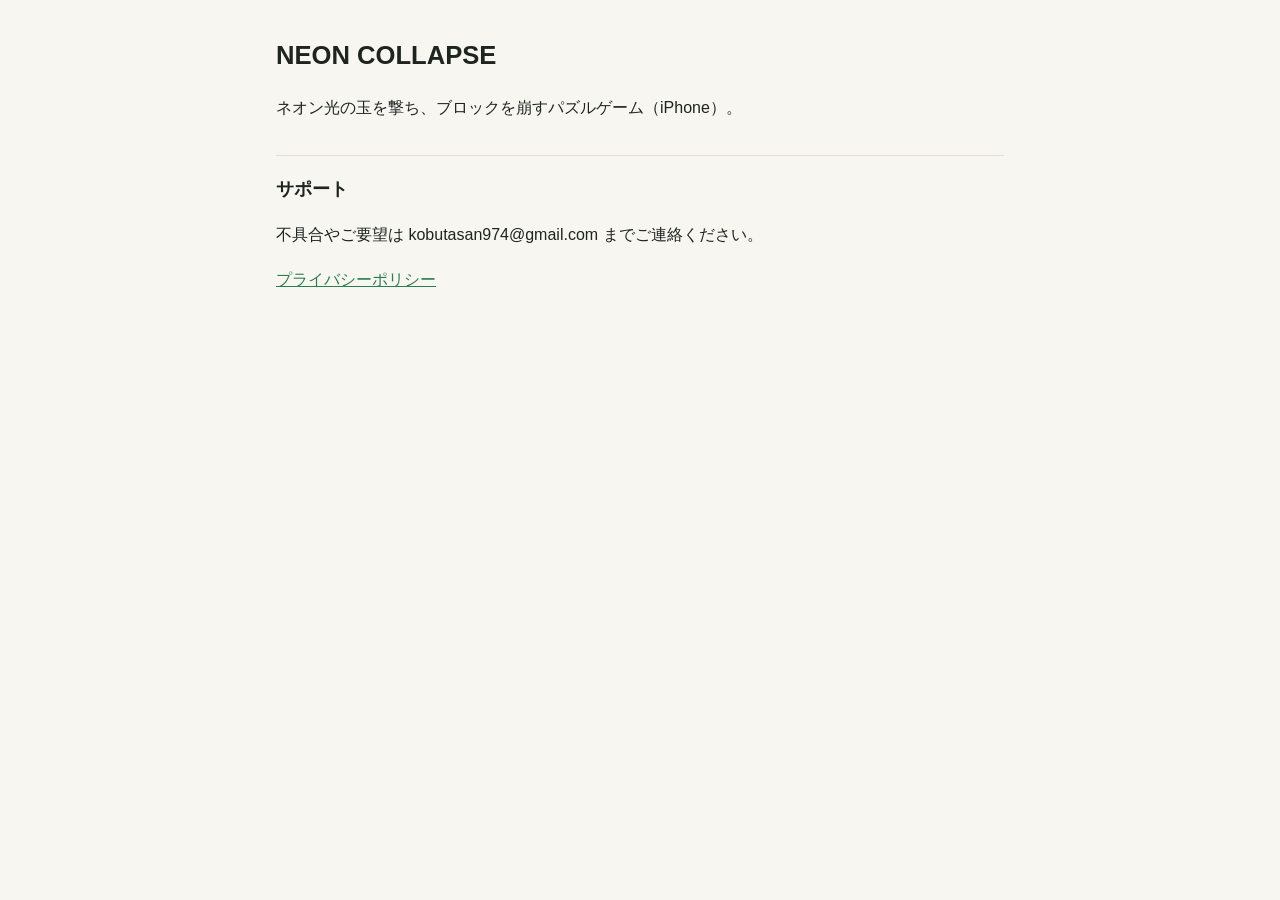
<file: index.html>
<!doctype html>
<html lang="ja">
<head>
<meta charset="utf-8">
<meta name="viewport" content="width=device-width, initial-scale=1">
<title>NEON COLLAPSE</title>
<link rel="stylesheet" href="style.css">
</head>
<body>
<main>
<h1>NEON COLLAPSE</h1>
<p>ネオン光の玉を撃ち、ブロックを崩すパズルゲーム（iPhone）。</p>
<h2>サポート</h2>
<p>不具合やご要望は kobutasan974@gmail.com までご連絡ください。</p>
<p><a href="privacy.html">プライバシーポリシー</a></p>
</main>
</body>
</html>
</file>
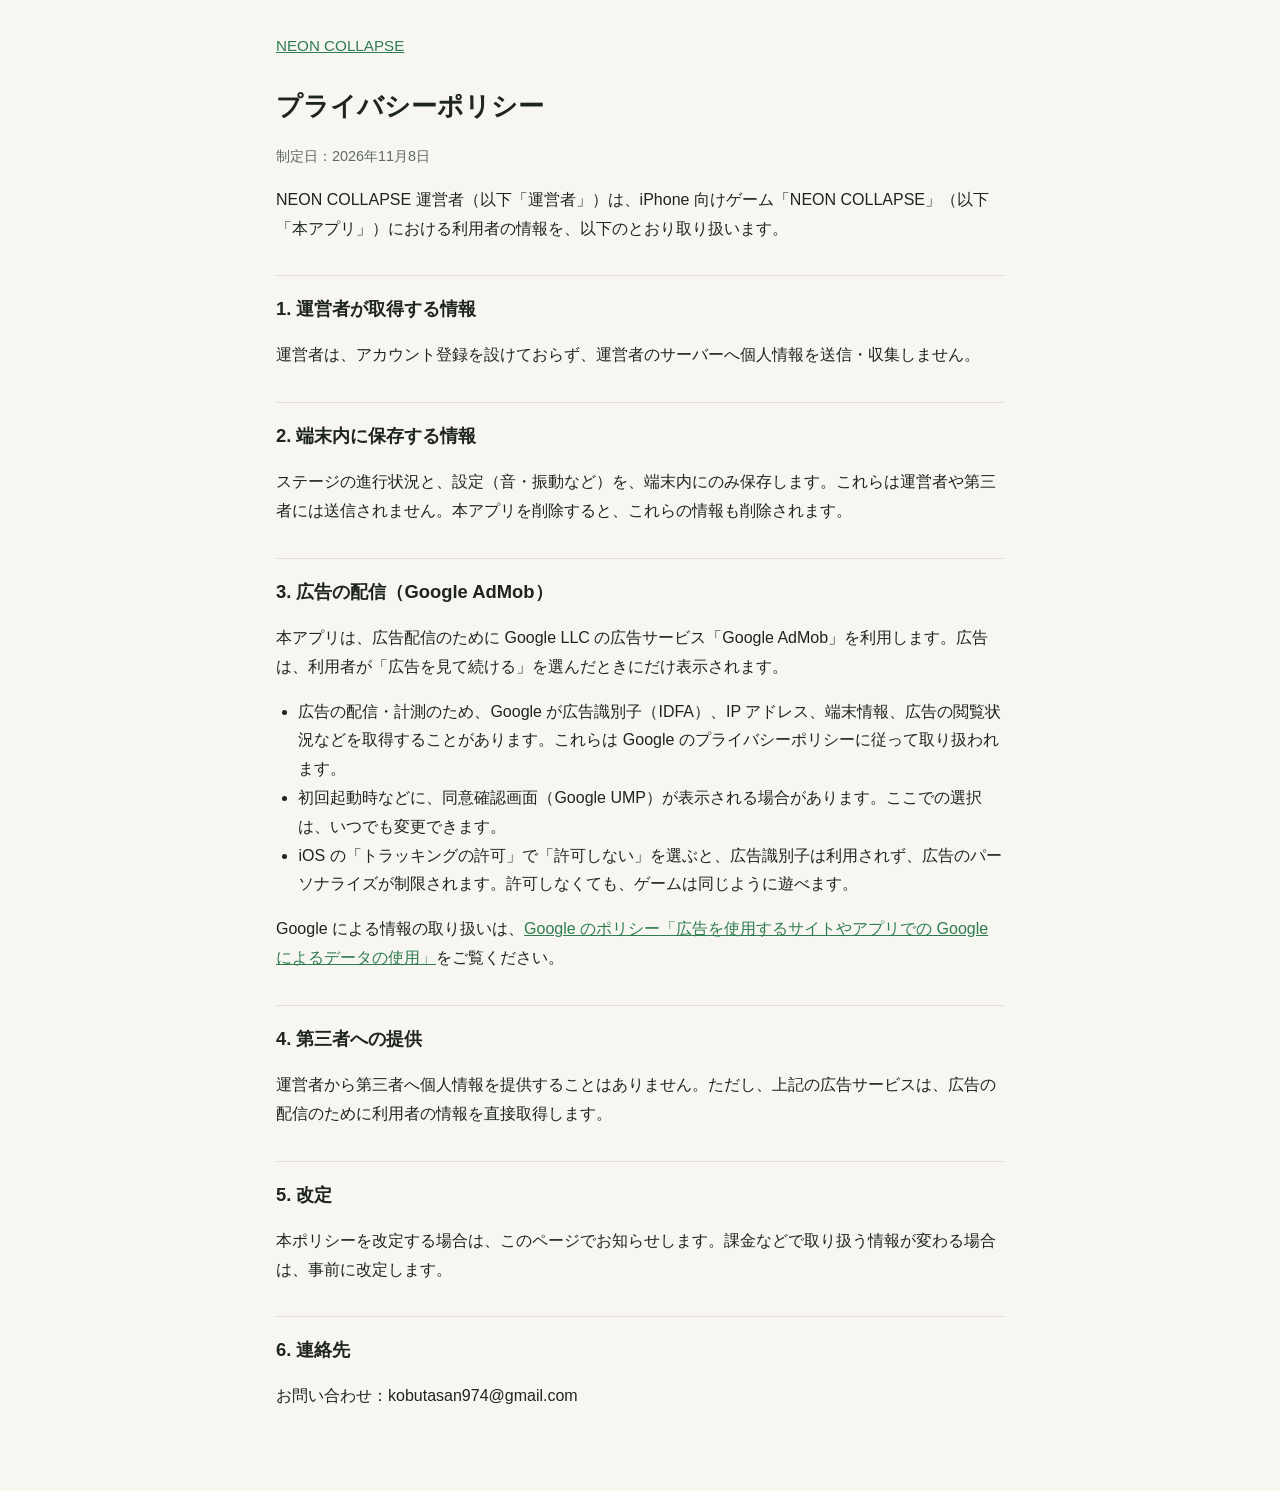
<file: privacy.html>
<!doctype html>
<html lang="ja">
<head>
<meta charset="utf-8">
<meta name="viewport" content="width=device-width, initial-scale=1">
<title>プライバシーポリシー | NEON COLLAPSE</title>
<link rel="stylesheet" href="style.css">
</head>
<body>
<main>
<nav><a href="index.html">NEON COLLAPSE</a></nav>
<h1>プライバシーポリシー</h1>
<p class="meta">制定日：2026年11月8日</p>

<p>NEON COLLAPSE 運営者（以下「運営者」）は、iPhone 向けゲーム「NEON COLLAPSE」（以下「本アプリ」）における利用者の情報を、以下のとおり取り扱います。</p>

<h2>1. 運営者が取得する情報</h2>
<p>運営者は、アカウント登録を設けておらず、運営者のサーバーへ個人情報を送信・収集しません。</p>

<h2>2. 端末内に保存する情報</h2>
<p>ステージの進行状況と、設定（音・振動など）を、端末内にのみ保存します。これらは運営者や第三者には送信されません。本アプリを削除すると、これらの情報も削除されます。</p>

<h2>3. 広告の配信（Google AdMob）</h2>
<p>本アプリは、広告配信のために Google LLC の広告サービス「Google AdMob」を利用します。広告は、利用者が「広告を見て続ける」を選んだときにだけ表示されます。</p>
<ul>
<li>広告の配信・計測のため、Google が広告識別子（IDFA）、IP アドレス、端末情報、広告の閲覧状況などを取得することがあります。これらは Google のプライバシーポリシーに従って取り扱われます。</li>
<li>初回起動時などに、同意確認画面（Google UMP）が表示される場合があります。ここでの選択は、いつでも変更できます。</li>
<li>iOS の「トラッキングの許可」で「許可しない」を選ぶと、広告識別子は利用されず、広告のパーソナライズが制限されます。許可しなくても、ゲームは同じように遊べます。</li>
</ul>
<p>Google による情報の取り扱いは、<a href="https://policies.google.com/technologies/partner-sites">Google のポリシー「広告を使用するサイトやアプリでの Google によるデータの使用」</a>をご覧ください。</p>

<h2>4. 第三者への提供</h2>
<p>運営者から第三者へ個人情報を提供することはありません。ただし、上記の広告サービスは、広告の配信のために利用者の情報を直接取得します。</p>

<h2>5. 改定</h2>
<p>本ポリシーを改定する場合は、このページでお知らせします。課金などで取り扱う情報が変わる場合は、事前に改定します。</p>

<h2>6. 連絡先</h2>
<p>お問い合わせ：kobutasan974@gmail.com</p>
</main>
</body>
</html>
</file>
<file: style.css>
:root { --bg:#F7F6F1; --fg:#1E2420; --sub:#5F6B63; --line:#E2E0D6; --accent:#2F7D4F; }
@media (prefers-color-scheme: dark) { :root { --bg:#131612; --fg:#ECEBE3; --sub:#9AA89E; --line:#2C322C; --accent:#4BA86E; } }
* { box-sizing: border-box; }
body { margin:0; background:var(--bg); color:var(--fg); font:16px/1.8 -apple-system, "Hiragino Sans", "Noto Sans JP", sans-serif; }
main { max-width: 760px; margin: 0 auto; padding: 32px 16px 64px; }
h1 { font-size: 1.6rem; margin: 0 0 4px; }
h2 { font-size: 1.15rem; margin: 32px 0 8px; padding-top: 16px; border-top: 1px solid var(--line); }
p, li { color: var(--fg); }
.meta { color: var(--sub); font-size: .9rem; }
a { color: var(--accent); }
ul, ol { padding-left: 1.4em; }
nav { margin-bottom: 24px; font-size: .95rem; }
</file>
